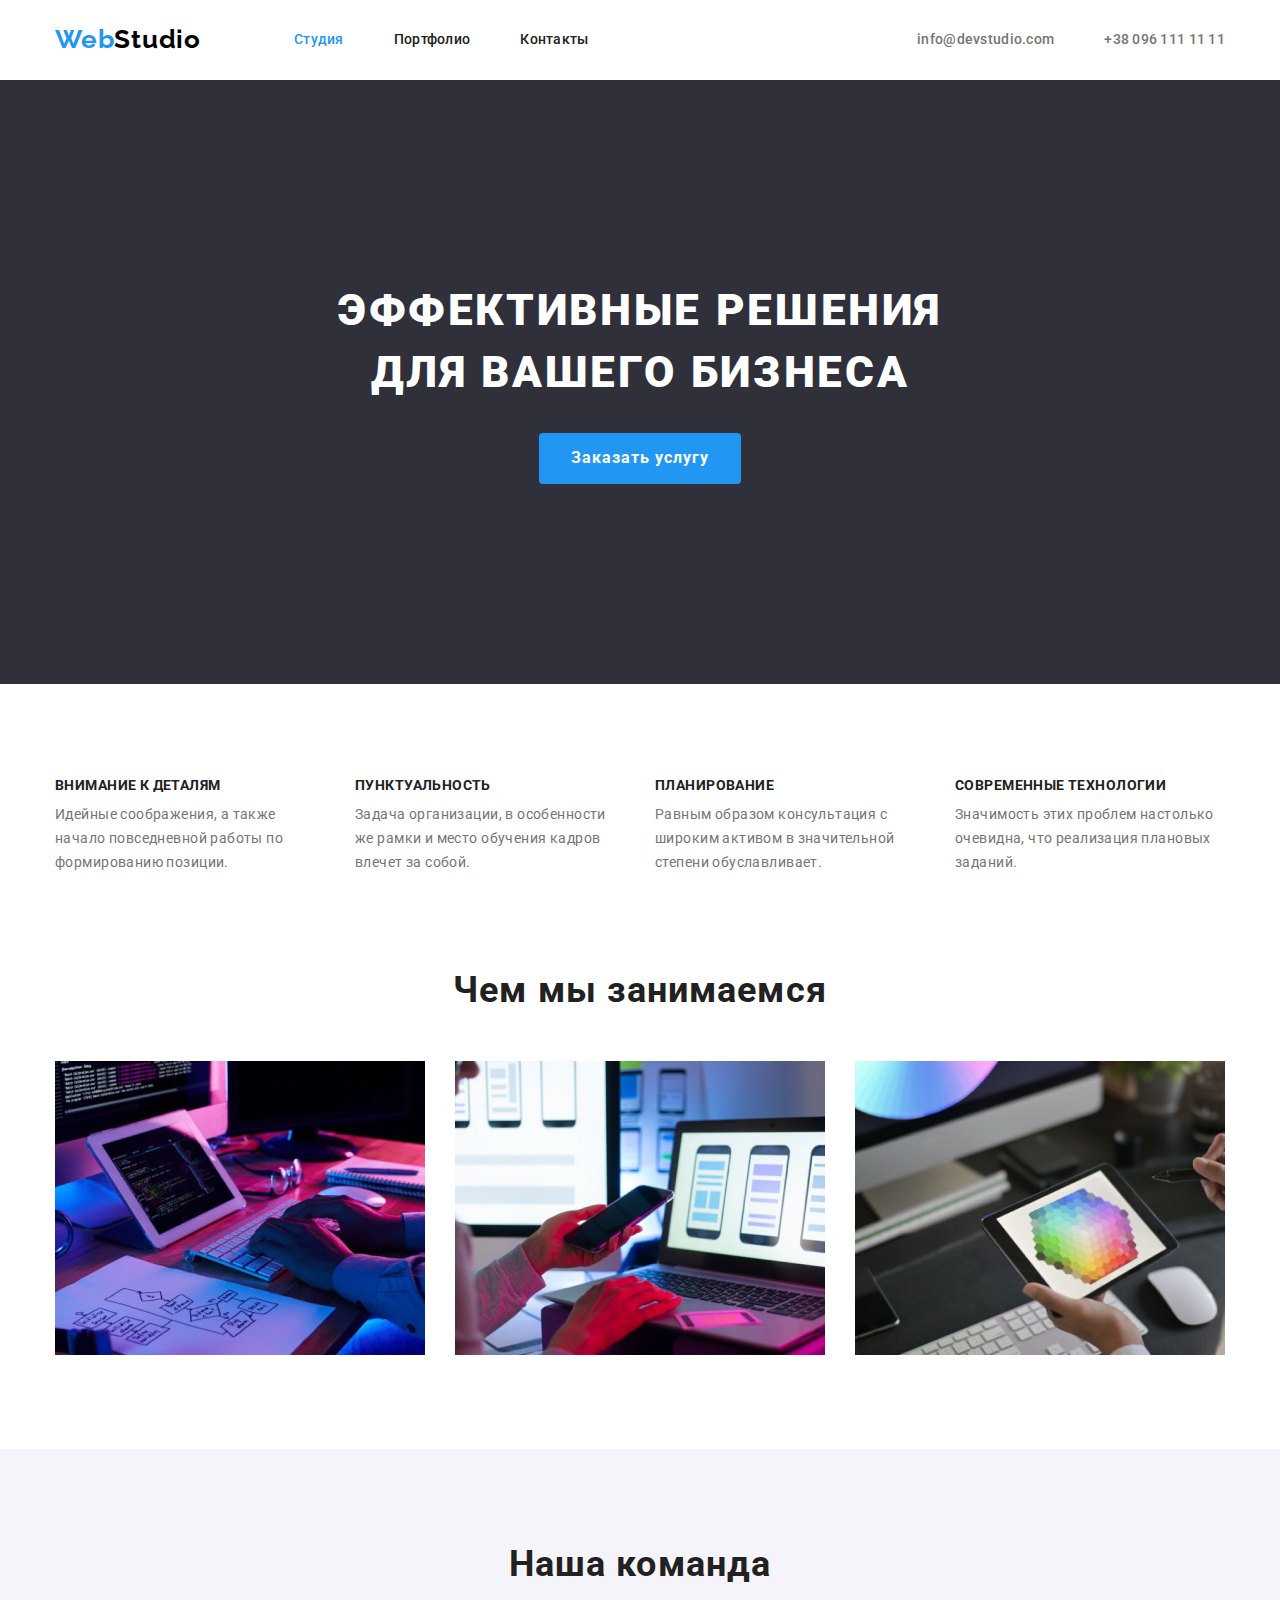
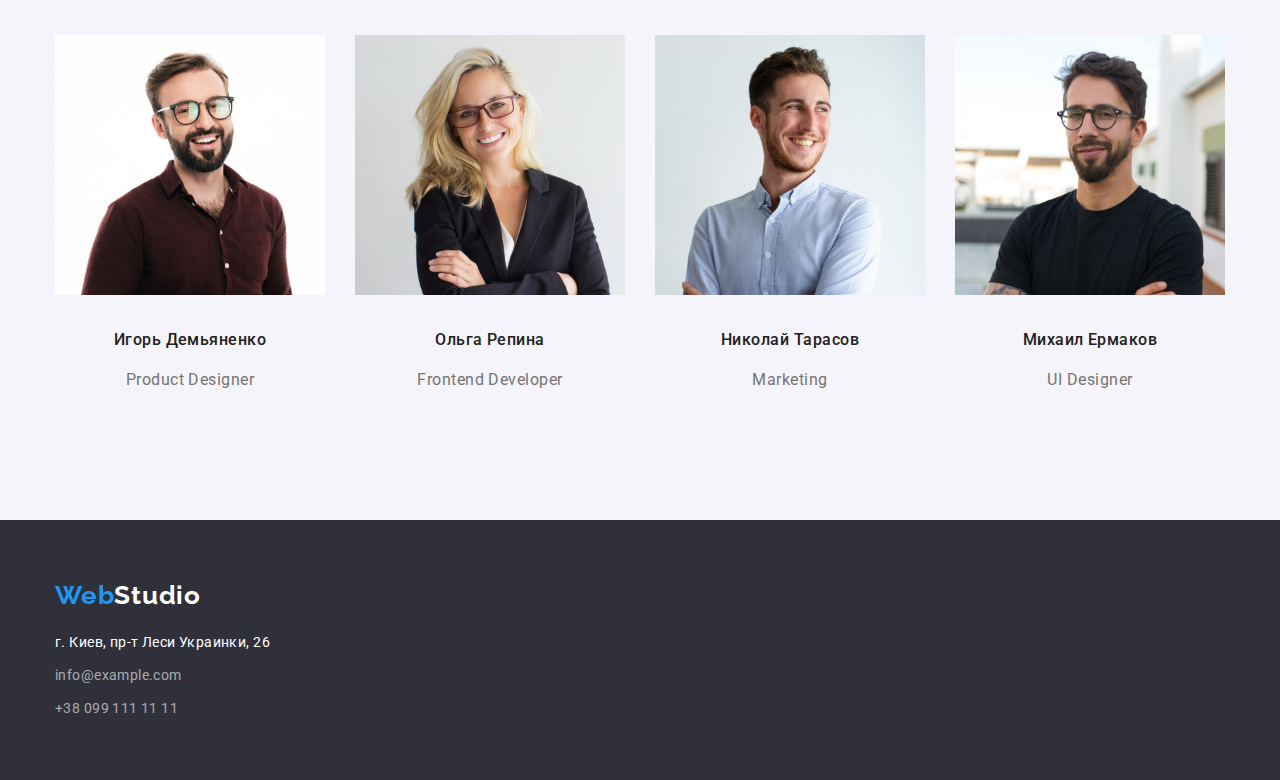
<file: index.html>
<!DOCTYPE html>
<html lang="ru">
<head>
    <meta charset="UTF-8">
    <meta http-equiv="X-UA-Compatible" content="IE=edge">
    <meta name="viewport" content="width=device-width, initial-scale=1.0">
    <title>WebStudio</title>
    <link rel="preconnect" href="https://fonts.googleapis.com">
    <link rel="preconnect" href="https://fonts.gstatic.com" crossorigin>
    <link href="https://fonts.googleapis.com/css2?family=Raleway:wght@700&family=Roboto:wght@400;500;700;900&display=swap"
        rel="stylesheet">
            <link rel="stylesheet" href="https://cdnjs.cloudflare.com/ajax/libs/modern-normalize/1.1.0/modern-normalize.min.css" />
    <link rel="stylesheet" href="./css/styles.css">
</head>
<body class="bodypage">

         <!-- Header -->
    <header class="header">
<div class="container navigation">
            <nav class="header-navigation">
                <a href="./index.html" class="header-logo"><span class="header-word">Web</span>Studio</a>
                <ul class="header-list">
                    <li class="header-item">
                        <a href="./index.html" class="current">Студия</a>
                    </li>
                    <li class="header-item">
                        <a href="portfolio.html" class="link">Портфолио</a>
                    </li>
                    <li class="header-item">
                        <a href="" class="link">Контакты</a>
                    </li>
                </ul>
            </nav>
            <ul class="header-contact-list">
                <li class="header-item">
                    <a href="info@devstudio.com" class="link">info@devstudio.com</a>
                </li>
                <li class="header-item">
                    <a href="+380961111111" class="link">+38 096 111 11 11</a>
                </li>
            </ul>
</div>
    </header>

         <!-- Main -->
    <main>

        <!-- Maine Hero -->

            <section class="hero-section">
                <h1 class="hero-title">Эффективные решения для вашего бизнеса</h1>
                <button type="button" class="button-primary">Заказать услугу</button>
            </section>

    <!-- Maine Features -->

            <section class="section ">
<div class="container">
                <h2 class="section-title">Наши достоинства</h2>
                <ul class="list">
                    <li class="item">
                        <h3 class="title">Внимание к деталям</h3>
                        <p class="paragraph">Идейные соображения, а также начало повседневной работы по формированию позиции.</p>
                    </li>
                    <li class="item">
                        <h3 class="title">Пунктуальность</h3>
                        <p class="paragraph">Задача организации, в особенности же рамки и место обучения кадров влечет за собой.</p>
                    </li>
                    <li class="item">
                        <h3 class="title">Планирование</h3>
                        <p class="paragraph">Равным образом консультация с широким активом в значительной степени обуславливает.</p>
                    </li>
                    <li class="item">
                        <h3 class="title">Современные технологии</h3>
                        <p class="paragraph">Значимость этих проблем настолько очевидна, что реализация плановых заданий.</p>
                    </li>
                </ul>
</div>
        </section>
        
    <!-- Maine What we do -->

        <section class="job-section">
            <div class="container">
                <h2 class="job-title">Чем мы занимаемся</h2>
                <ul class="job-list">
                    <li class="job-item">
                        <img src="./images/1.jpg" alt="работа над проектировкой сайта" width="370">
                    </li>
                    <li class="job-item">
                        <img src="./images/2.jpg" alt="работа по созданию дизайна сайта" width="370">
                    </li>
                    <li class="job-item">
                        <img src="./images/3.jpg" alt="выбор цветов для дизайна сайта" width="370">
                    </li>
                </ul>
            </div>
        </section>
        
    <!-- Maine team -->

        <section class="team-section">
            <div class="container">
                <h2 class="team-title">Наша команда</h2>
                <ul class="team-list">
                    <li class="team-item">
                        <img src="./images/igor.jpg" alt="наш сотрудник" width="270">
                        <div class="box">
                            <h3 class="team-item-title">Игорь Демьяненко</h3>
                            <p class="team-item-paragraph">Product Designer</p>
                        </div>
                    </li>
                    <li class="team-item">
                        <img src="./images/olha.jpg" alt="наш сотрудник" width="270">
                        <div class="box">
                            <h3 class="team-item-title">Ольга Репина</h3>
                            <p class="team-item-paragraph">Frontend Developer</p>
                        </div>
                    </li>
                    <li class="team-item">
                        <img src="./images/nikolay.jpg" alt="наш сотрудник" width="270">
                        <div class="box">
                            <h3 class="team-item-title">Николай Тарасов</h3>
                            <p class="team-item-paragraph">Marketing</p>
                        </div>
                    </li>
                    <li class="team-item">
                        <img src="./images/mikhaylo.jpg" alt="наш сотрудник" width="270">
                        <div class="box">
                            <h3 class="team-item-title">Михаил Ермаков</h3>
                            <p class="team-item-paragraph">UI Designer</p>
                        </div>
                    </li>
                </ul>
            </div>
        </section>
    </main>
    
         <!-- Footer -->
    <footer class="footer-section">
    <div class="container">
        <a href="./index.html" class="footer-logo"><span class="footer-word">Web</span>Studio</a>
        <address>
            <ul class="footer-list">
                <li class="footer-item">
                    <a href="https://www.google.com/maps/place/%D0%B1%D1%83%D0%BB.+%D0%9B%D0%B5%D1%81%D0%B8+%D0%A3%D0%BA%D1%80%D0%B0%D0%B8%D0%BD%D0%BA%D0%B8,+26,+%D0%9A%D0%B8%D0%B5%D0%B2,+02000/@50.4265807,30.5383858,17z/data=!3m1!4b1!4m5!3m4!1s0x40d4cf0e033ecbe9:0x57a4dffefec77da0!8m2!3d50.4265807!4d30.5383858"
                        target="_blank" rel="noopener noreferrer" class="address">г. Киев, пр-т Леси Украинки, 26</a>
                </li>
                <li class="footer-item">
                    <a href="info@example.com" class="link">info@example.com</a>
                </li>
                <li class="footer-item">
                    <a href="+380991111111" class="link">+38 099 111 11 11</a>
                </li>
            </ul>
        </address>
    </div>
    </footer>
</body>
</html>
</file>
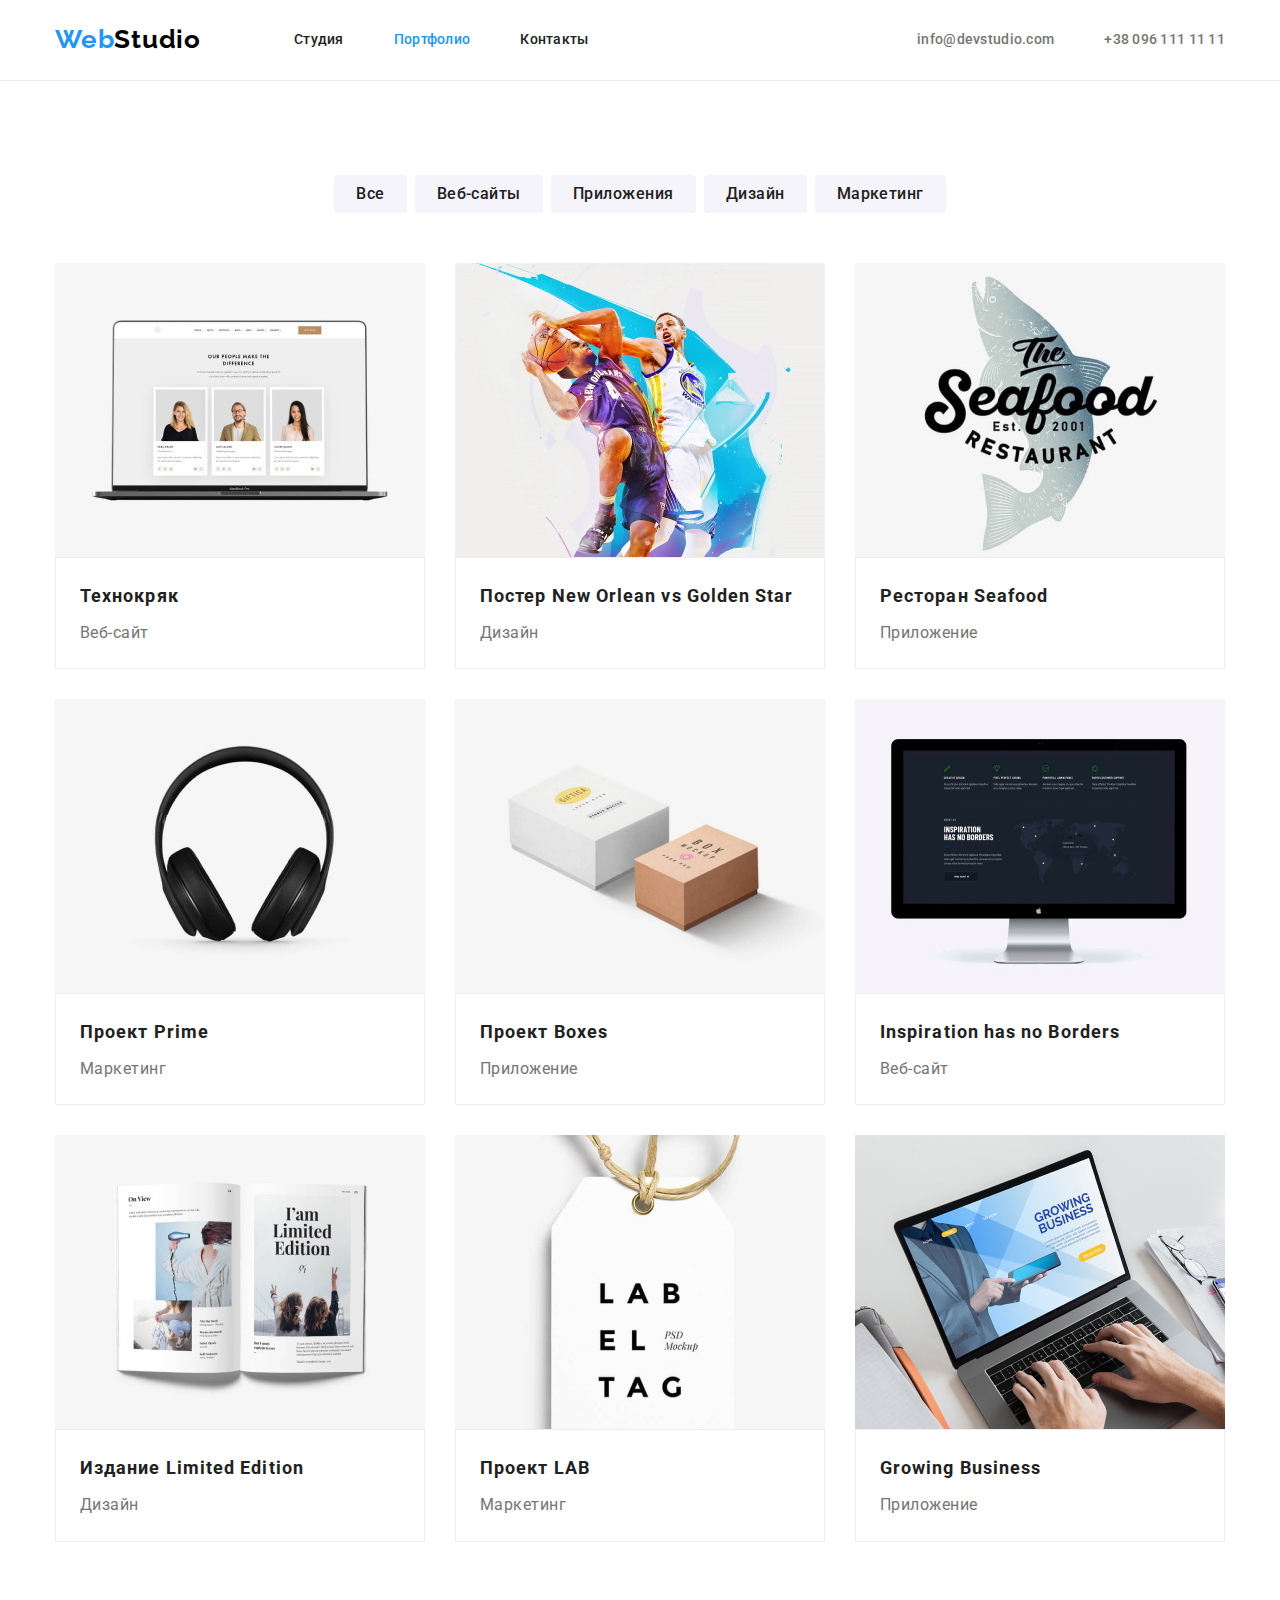
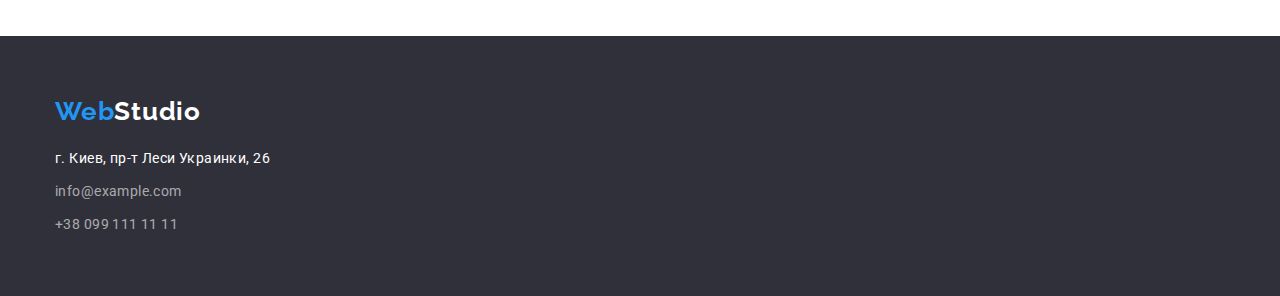
<file: portfolio.html>
<!DOCTYPE html>
<html lang="ru">

<head>
    <meta charset="UTF-8">
    <meta http-equiv="X-UA-Compatible" content="IE=edge">
    <meta name="viewport" content="width=device-width, initial-scale=1.0">
    <title>WebStudio</title>
    <link rel="preconnect" href="https://fonts.googleapis.com">
    <link rel="preconnect" href="https://fonts.gstatic.com" crossorigin>
    <link
        href="https://fonts.googleapis.com/css2?family=Raleway:wght@700&family=Roboto:wght@400;500;700;900&display=swap"
        rel="stylesheet">
            <link rel="stylesheet" href="https://cdnjs.cloudflare.com/ajax/libs/modern-normalize/1.1.0/modern-normalize.min.css" />
    <link rel="stylesheet" href="./css/styles.css">
</head>

<body class="bodypage">

    <!-- Header -->
    <header class="header line">
<div class="container navigation">
            <nav class="header-navigation">
                <a href="./index.html" class="header-logo"><span class="header-word">Web</span>Studio</a>
                <ul class="header-list">
                    <li class="header-item">
                        <a href="./index.html" class="link">Студия</a>
                    </li>
                    <li class="header-item">
                        <a href="portfolio.html" class="current">Портфолио</a>
                    </li>
                    <li class="header-item">
                        <a href="" class="link">Контакты</a>
                    </li>
                </ul>
            </nav>
            <ul class="header-contact-list">
                <li class="header-item">
                    <a href="info@devstudio.com" class="link">info@devstudio.com</a>
                </li>
                <li class="header-item">
                    <a href="+380961111111" class="link">+38 096 111 11 11</a>
                </li>
            </ul>
</div>
    </header>

         <!-- Main -->
    <main>
        <section class="model-section">
            <div class="container">
                <h1 class="title">Модель робот</h1>
                
                <!-- Model -->
                <ul class="model-list">
                    <li class="model-item">
                        <button type="button" class="button-secondary">Все</button>
                    </li>
                    <li class="model-item">
                        <button type="button" class="button-secondary">Веб-сайты</button>
                    </li>
                    <li class="model-item">
                        <button type="button" class="button-secondary">Приложения</button>
                    </li>
                    <li class="model-item">
                        <button type="button" class="button-secondary">Дизайн</button>
                    </li>
                    <li class="model-item">
                        <button type="button" class="button-secondary">Маркетинг</button>
                    </li>
                </ul>
                
                <!-- Features -->
                <ul class="features-list">
                    <li class="features-item">
                        <img src="images/img1.jpg" alt="ноутбук з відкритим сайтом" width="370">
                        <div class="features-box">
                            <h2 class="features-title">Технокряк</h2>
                            <p class="features-paragraph">Веб-сайт</p>
                        </div>
                    </li>
                    <li class="features-item">
                        <img src="images/img2.jpg" alt="постер з баскетболу" width="370">
                        <div class="features-box">
                            <h2 class="features-title">Постер New Orlean vs Golden Star</h2>
                            <p class="features-paragraph">Дизайн</p>
                        </div>
                    </li>
                    <li class="features-item">
                        <img src="images/img3.jpg" alt="емблема ресторану" width="370">
                        <div class="features-box">
                            <h2 class="features-title">Ресторан Seafood</h2>
                            <p class="features-paragraph">Приложение</p>
                        </div>
                    </li>
                    <li class="features-item">
                        <img src="images/img4,JPG.jpg" alt="навушники" width="370">
                        <div class="features-box">
                            <h2 class="features-title">Проект Prime</h2>
                            <p class="features-paragraph">Маркетинг</p>
                        </div>
                    </li>
                    <li class="features-item">
                        <img src="images/img5,JPG.jpg" alt="коробки" width="370">
                        <div class="features-box">
                            <h2 class="features-title">Проект Boxes</h2>
                            <p class="features-paragraph">Приложение</p>
                        </div>
                    </li>
                    <li class="features-item">
                        <img src="images/img6,JPG.jpg" alt="екран" width="370">
                        <div class="features-box">
                            <h2 class="features-title">Inspiration has no Borders</h2>
                            <p class="features-paragraph">Веб-сайт</p>
                        </div>
                    </li>
                    <li class="features-item">
                        <img src="images/img7,JPG.jpg" alt="книга" width="370">
                        <div class="features-box">
                            <h2 class="features-title">Издание Limited Edition</h2>
                            <p class="features-paragraph">Дизайн</p>
                        </div>
                    </li>
                    <li class="features-item">
                        <img src="images/img8.jpg" alt="бірка" width="370">
                        <div class="features-box">
                            <h2 class="features-title">Проект LAB</h2>
                            <p class="features-paragraph">Маркетинг</p>
                        </div>
                    </li>
                    <li class="features-item">
                        <img src="images/img9.jpg" alt="ноутбук з додатком" width="370">
                        <div class="features-box">
                            <h2 class="features-title">Growing Business</h2>
                            <p class="features-paragraph">Приложение</p>
                        </div>
                    </li>
                </ul>
            </div>
        </section>
    </main>

        <!-- Footer -->
    <footer class="footer-section">
        <div class="container">
            <a href="./index.html" class="footer-logo"><span class="footer-word">Web</span>Studio</a>
            <address>
                <ul class="footer-list">
                    <li class="footer-item">
                        <a href="https://www.google.com/maps/place/%D0%B1%D1%83%D0%BB.+%D0%9B%D0%B5%D1%81%D0%B8+%D0%A3%D0%BA%D1%80%D0%B0%D0%B8%D0%BD%D0%BA%D0%B8,+26,+%D0%9A%D0%B8%D0%B5%D0%B2,+02000/@50.4265807,30.5383858,17z/data=!3m1!4b1!4m5!3m4!1s0x40d4cf0e033ecbe9:0x57a4dffefec77da0!8m2!3d50.4265807!4d30.5383858"
                            target="_blank" rel="noopener noreferrer" class="address">г. Киев, пр-т Леси Украинки, 26</a>
                    </li>
                    <li class="footer-item">
                        <a href="info@example.com" class="link">info@example.com</a>
                    </li>
                    <li class="footer-item">
                        <a href="+380991111111" class="link">+38 099 111 11 11</a>
                    </li>
                </ul>
            </address>
        </div>
    </footer>
    </body>
    
    </html>
</file>
<file: css/styles.css>
:root {
    --primary-text-color: #212121;
    --secondary-text-color: #757575;
    --accent-color: #2196F3;
    --white-color: #FFFFFF;
}
ul {
    list-style: none;
    padding: 0;
    margin: 0;
}

h1,
h2,
h3,
h4,
h5,
h6 {
    padding: 0;
    margin: 0;
}

p {
    padding: 0;
    margin: 0;
}
img {
    vertical-align: middle;
}
.container {
    width: 1200px;
    margin-left: auto;
    margin-right: auto;
    padding-right: 15px;
    padding-left: 15px;

    
}
                                      
         /* index.html */
.bodypage {
    background-color: var(--white-color);
    font-family: Roboto, sans-serif;
}

        /* Header */
.header .navigation {
    display: flex;
    align-items: center;
}

.header-navigation {
    display: flex;
    align-items: center;
}
.header-logo {
    color: #000000;
    font-family: Raleway, sans-serif;
    font-weight: 700;
    font-size: 26px;
    line-height: 1.2px;
    letter-spacing: 0.03em;
    text-decoration: none;
}
.header-word {
    color: var(--accent-color);
}
.header-list {
    display: flex;
    margin-left: 93px;
}

.header-list .header-item:not(:last-child) {
    margin-right: 50px;
}
.header-list a {
    display: block;
    padding-top: 32px;
    padding-bottom: 32px;

    color: var(--primary-text-color);
    font-weight: 500;
    font-size: 14px;
    line-height: 1.14;
    letter-spacing: 0.02em;
    text-decoration: none;
}

.header-list a:hover,
.header-list a:focus {
    color: var(--accent-color);
}

.header-list a.current {
    color: var(--accent-color);
}
.header-contact-list {
    display: flex;
    margin-left: auto;
}

.header-contact-list .header-item:not(:last-child) {
    margin-right: 50px;
}
.header-contact-list a {
    display: block;
    padding-top: 32px;
    padding-bottom: 32px;

    color: var(--secondary-text-color);
    font-weight: 500;
    font-size: 14px;
    line-height: 1.14;
    letter-spacing: 0.02em;
    text-decoration: none;
}
.header-contact-list a:hover,
.header-contact-list a:focus {
    color: var(--accent-color);
}

         /* Maine */
/* Hero */
.hero-section {
    padding-top: 200px;
    padding-bottom: 200px;

    color: var(--white-color);
    background-color: #2F303A;
    text-align: center;
}
.hero-title {
    margin-right: auto;
    margin-left: auto;
    margin-bottom: 30px;
    width: 696px;

    font-weight: 900;
    font-size: 44px;
    line-height: 1.4;
    text-align: center;
    letter-spacing: 0.06em;
    text-transform: uppercase;
}
.button-primary {
    border-radius: 4px;
    border: 0 solid transparent;
    padding: 10px 32px;

    color: var(--white-color);
    background-color: var(--accent-color);

    font-family: inherit;
    font-weight: 700;
    font-size: 16px;
    line-height: 1.9;
    letter-spacing: 0.06em;
    cursor: pointer;
    text-align: center;
}

/* Features */
.section {
    padding-top: 94px;
    padding-bottom: 94px;
}
.section-title {
    color: var(--primary-text-color);
    display: none;
}
.list {
    display: flex;
}
.list > .item:not(:last-child) {
    margin-right: 30px;
}
.list .title {
    margin-bottom: 10px;

    color: var(--primary-text-color);
    font-weight: 700;
    font-size: 14px;
    line-height: 1.14;
    letter-spacing: 0.03em;
    text-transform: uppercase;
}
.list .paragraph {
    width: 270px;

    color: var(--secondary-text-color);
    font-weight: 400;
    font-size: 14px;
    line-height: 1.7;
    letter-spacing: 0.03em;
}

/* What we do */
.job-section {
    padding-bottom: 94px;
}
.job-title {
    margin-bottom: 50px;
    color: var(--primary-text-color);
    font-weight: 700;
    font-size: 36px;
    line-height: 1.17;
    text-align: center;
    letter-spacing: 0.03em;
}
.job-list {
    display:flex; 
}
.job-item {
    width: calc((100 - 2 * 30px) / 3);
}
.job-item:not(:last-child) {
    margin-right: 30px;
}

/* Team */

.team-section {
    padding-top: 94px;
    padding-bottom: 94px;

    text-align: center;
    background-color: #F5F4FA;
}
.team-title {
    margin-bottom: 50px;
}
.team-list {
    display: flex;
}
.team-item {
    width: calc((100 - 3 * 30px) / 4);
}
.team-item:not(:last-child) {
    margin-right: 30px;
}
.team-title {
    color: var(--primary-text-color);
    font-weight: 700;
    font-size: 36px;
    line-height: 1.17;
    text-align: center;
    letter-spacing: 0.03em;
}
.team-list .team-item-title {
    margin-bottom: 10px;

    color: var(--primary-text-color);
    font-weight: 500;
    font-size: 16px;
    line-height: 1.9;
    text-align: center;
    letter-spacing: 0.03em;
}
.team-list .team-item-paragraph {
    color: var(--secondary-text-color);
    font-weight: 400;
    font-size: 16px;
    line-height: 1.9;
    text-align: center;
    letter-spacing: 0.03em;
}
.box {
    padding-top: 30px;
    padding-bottom: 30px;
}

         /* Footer */
.footer-section {
    background-color: #2F303A;

    padding-top: 60px;
    padding-bottom: 60px;
}
.footer-logo {
    display: block;
    margin-bottom: 20px;
    color: var(--white-color);
    font-family: Raleway, sans-serif;
    font-style: normal;
    font-weight: 700;
    font-size: 26px;
    line-height: 1.2;
    letter-spacing: 0.03em;
    text-decoration: none;
}
.footer-word {
    color: var(--accent-color);
}
.footer-list .address {
    color: var(--white-color);
    font-style: normal;
    font-weight: 400;
    font-size: 14px;
    line-height: 1.7;
    letter-spacing: 0.03em;
    text-decoration: none;
}
.footer-list > .footer-item:not(:last-child) {
    margin-bottom: 9px;
}
.footer-list .link {
    color: rgba(255, 255, 255, 0.6);
    font-style: normal;
    font-weight: 400;
    font-size: 14px;
    line-height: 1.7;
    letter-spacing: 0.03em;
    text-decoration: none;
}
.footer-list a:hover,
.footer-list a:focus {
    color: var(--accent-color);
}

         /* PORTFOLIO.HTML */

/* Maine Model */
.header.line {
    border-bottom: 1px solid #ECECEC;
}
.model-section .title {
    display: none;
}
.model-section {
    padding-top: 94px;
    padding-right: auto;
    padding-bottom: 94px;
    padding-left: auto;
}
.model-list {
    display: flex;
    justify-content: center;
    margin-bottom: 50px;
}
.model-list > .model-item:not(:last-child) {
    margin-right: 8px;
}
.button-secondary {
    border-radius: 4px;
    border: 0 solid transparent;
    padding: 6px 22px;
    color: var(--primary-text-color);
    background-color: #F5F4FA;
    font-family: inherit;
    font-weight: 500;
    font-size: 16px;
    line-height: 1.6;
    text-align: center;
    letter-spacing: 0.03em;
    cursor: pointer;
}
.button-secondary:hover,
.button-secondary:focus {
    color: var(--white-color);
    background-color: var(--accent-color);
}
.features-list {
    display: flex;
    flex-wrap: wrap;
}

.features-list>.features-item {
    width: calc((100% - 60px) / 3);
    margin-right: 30px;
    margin-bottom: 30px;
}

.features-list>.features-item:nth-child(3n) {
    margin-right: 0;
}

.features-list>.features-item:nth-last-child(-n+3) {
    margin-bottom: 0%;
}
.features-list .features-title {
    margin-bottom: 4px;

    color: var(--primary-text-color);
    font-weight: 700;
    font-size: 18px;
    line-height: 2;
    letter-spacing: 0.06em;
}
.features-list .features-paragraph {
    color: var(--secondary-text-color);
    font-weight: 400;
    font-size: 16px;
    line-height: 1.9;
    letter-spacing: 0.03em;
}
.features-item .features-box {
    padding: 20px 24px;
    border: 1px solid #EEEEEE;
}
</file>
